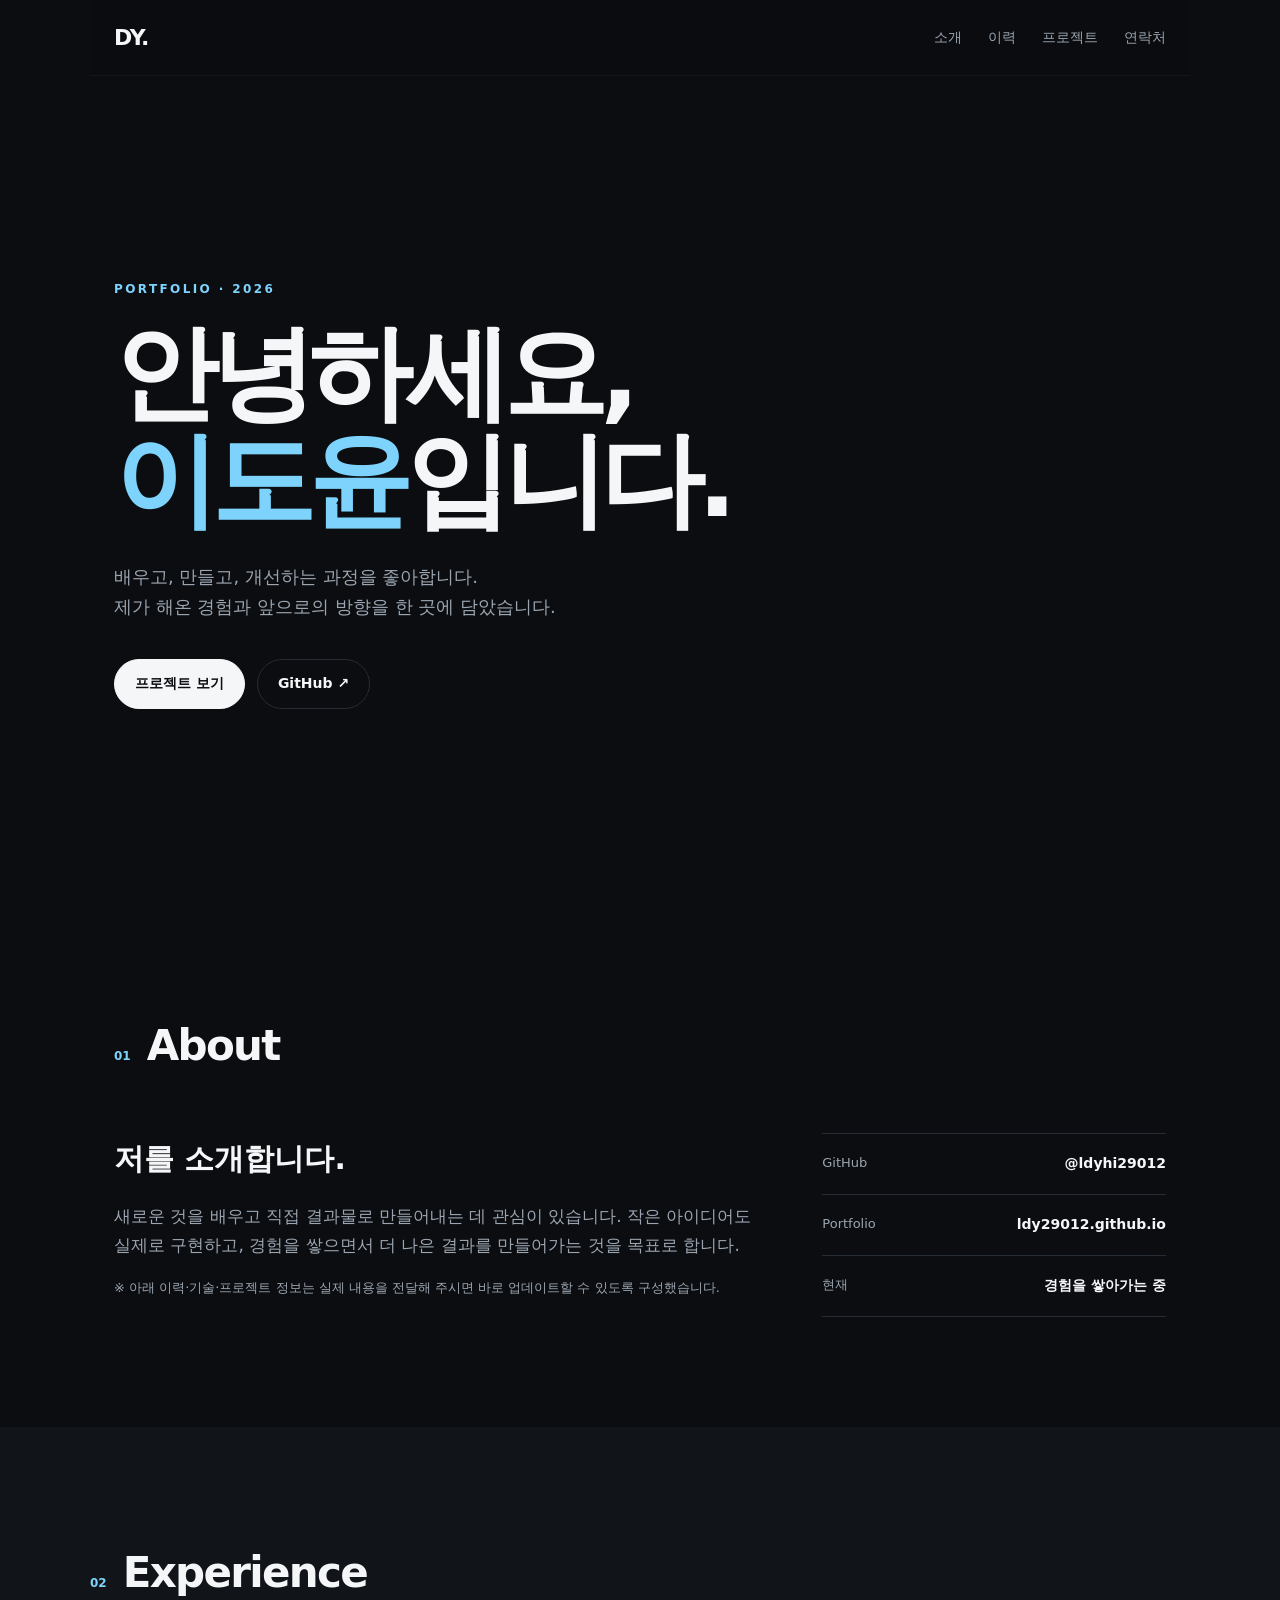
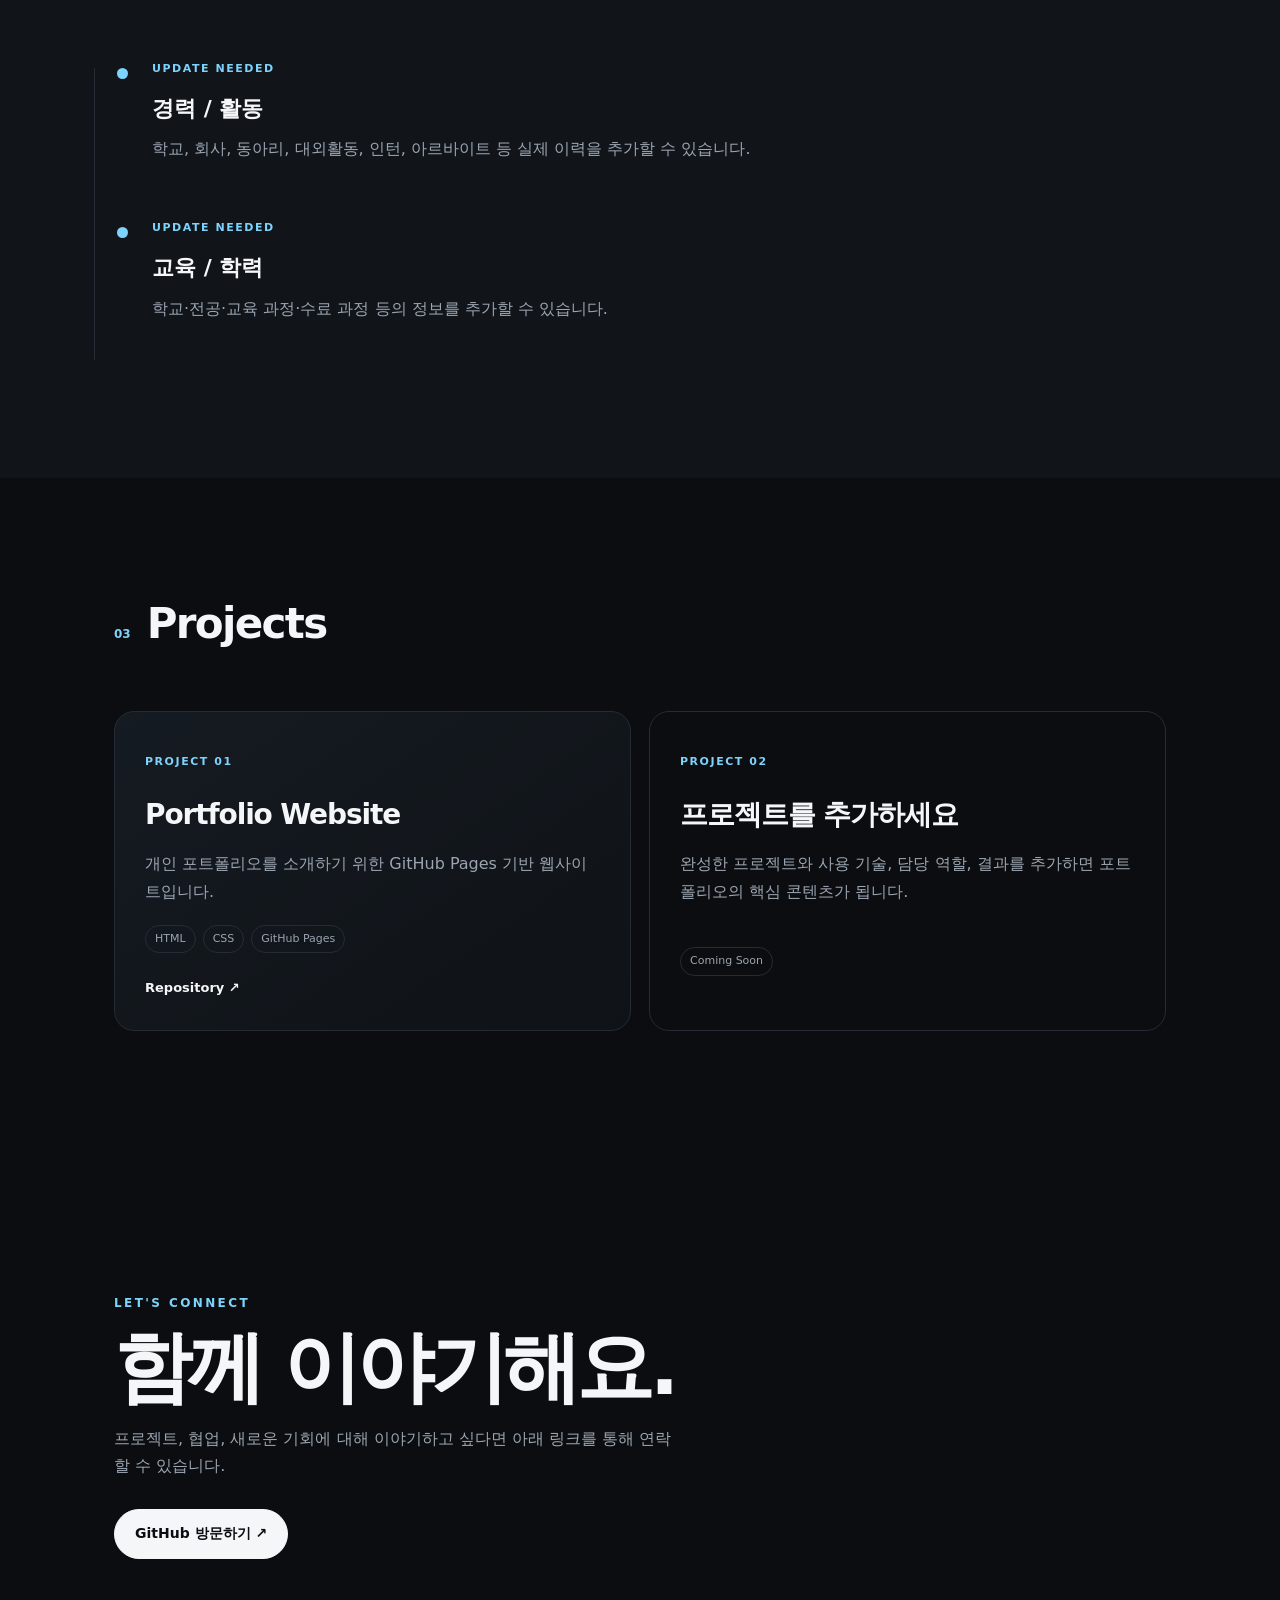
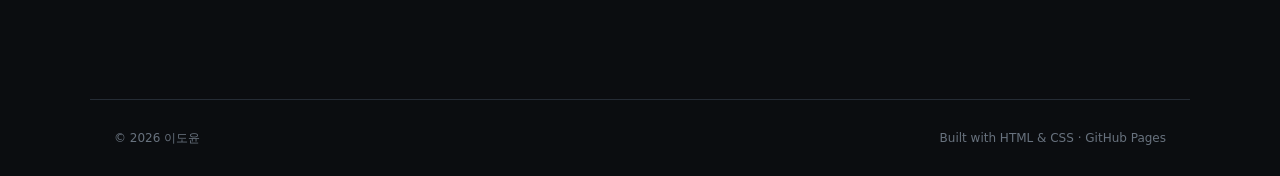
<file: index.html>
<!doctype html>
<html lang="ko">
<head>
  <meta charset="UTF-8">
  <meta name="viewport" content="width=device-width, initial-scale=1.0">
  <meta name="description" content="이도윤의 포트폴리오">
  <title>이도윤 | Portfolio</title>
  <link rel="stylesheet" href="style.css">
</head>
<body>
  <header class="nav">
    <a class="logo" href="#top">DY.</a>
    <nav>
      <a href="#about">소개</a>
      <a href="#experience">이력</a>
      <a href="#projects">프로젝트</a>
      <a href="#contact">연락처</a>
    </nav>
  </header>

  <main id="top">
    <section class="hero">
      <div class="hero-inner">
        <p class="eyebrow">PORTFOLIO · 2026</p>
        <h1>안녕하세요,<br><span>이도윤</span>입니다.</h1>
        <p class="lead">배우고, 만들고, 개선하는 과정을 좋아합니다.<br>제가 해온 경험과 앞으로의 방향을 한 곳에 담았습니다.</p>
        <div class="actions">
          <a class="button primary" href="#projects">프로젝트 보기</a>
          <a class="button" href="https://github.com/ldyhi29012" target="_blank" rel="noreferrer">GitHub ↗</a>
        </div>
      </div>
    </section>

    <section id="about" class="section">
      <div class="section-title"><span>01</span><h2>About</h2></div>
      <div class="about-grid">
        <div>
          <h3>저를 소개합니다.</h3>
          <p>새로운 것을 배우고 직접 결과물로 만들어내는 데 관심이 있습니다. 작은 아이디어도 실제로 구현하고, 경험을 쌓으면서 더 나은 결과를 만들어가는 것을 목표로 합니다.</p>
          <p class="muted">※ 아래 이력·기술·프로젝트 정보는 실제 내용을 전달해 주시면 바로 업데이트할 수 있도록 구성했습니다.</p>
        </div>
        <div class="info-card">
          <div><span>GitHub</span><strong>@ldyhi29012</strong></div>
          <div><span>Portfolio</span><strong>ldy29012.github.io</strong></div>
          <div><span>현재</span><strong>경험을 쌓아가는 중</strong></div>
        </div>
      </div>
    </section>

    <section id="experience" class="section alt">
      <div class="section-title"><span>02</span><h2>Experience</h2></div>
      <div class="timeline">
        <article class="timeline-item">
          <div class="dot"></div>
          <div>
            <p class="period">UPDATE NEEDED</p>
            <h3>경력 / 활동</h3>
            <p>학교, 회사, 동아리, 대외활동, 인턴, 아르바이트 등 실제 이력을 추가할 수 있습니다.</p>
          </div>
        </article>
        <article class="timeline-item">
          <div class="dot"></div>
          <div>
            <p class="period">UPDATE NEEDED</p>
            <h3>교육 / 학력</h3>
            <p>학교·전공·교육 과정·수료 과정 등의 정보를 추가할 수 있습니다.</p>
          </div>
        </article>
      </div>
    </section>

    <section id="projects" class="section">
      <div class="section-title"><span>03</span><h2>Projects</h2></div>
      <div class="project-grid">
        <article class="project-card featured">
          <p class="project-number">PROJECT 01</p>
          <h3>Portfolio Website</h3>
          <p>개인 포트폴리오를 소개하기 위한 GitHub Pages 기반 웹사이트입니다.</p>
          <div class="tags"><span>HTML</span><span>CSS</span><span>GitHub Pages</span></div>
          <a href="https://github.com/ldyhi29012/ldy29012.github.io" target="_blank" rel="noreferrer">Repository ↗</a>
        </article>
        <article class="project-card">
          <p class="project-number">PROJECT 02</p>
          <h3>프로젝트를 추가하세요</h3>
          <p>완성한 프로젝트와 사용 기술, 담당 역할, 결과를 추가하면 포트폴리오의 핵심 콘텐츠가 됩니다.</p>
          <div class="tags"><span>Coming Soon</span></div>
        </article>
      </div>
    </section>

    <section id="contact" class="section contact">
      <p class="eyebrow">LET'S CONNECT</p>
      <h2>함께 이야기해요.</h2>
      <p>프로젝트, 협업, 새로운 기회에 대해 이야기하고 싶다면 아래 링크를 통해 연락할 수 있습니다.</p>
      <a class="button primary" href="https://github.com/ldyhi29012" target="_blank" rel="noreferrer">GitHub 방문하기 ↗</a>
    </section>
  </main>

  <footer><span>© 2026 이도윤</span><span>Built with HTML & CSS · GitHub Pages</span></footer>
</body>
</html>
</file>
<file: style.css>
:root{--bg:#0b0d10;--surface:#11151a;--text:#f4f6f8;--muted:#9ba5b1;--line:#252c35;--accent:#7dd3fc;--max:1100px}
*{box-sizing:border-box}html{scroll-behavior:smooth}body{margin:0;background:var(--bg);color:var(--text);font-family:Inter,"Noto Sans KR",system-ui,-apple-system,BlinkMacSystemFont,"Segoe UI",sans-serif;line-height:1.7}
a{color:inherit;text-decoration:none}.nav{height:76px;display:flex;align-items:center;justify-content:space-between;max-width:var(--max);margin:auto;padding:0 24px;position:sticky;top:0;background:rgba(11,13,16,.82);backdrop-filter:blur(14px);z-index:10;border-bottom:1px solid rgba(255,255,255,.04)}
.logo{font-size:22px;font-weight:900;letter-spacing:-1px}.nav nav{display:flex;gap:26px;color:var(--muted);font-size:14px}.nav nav a:hover{color:var(--text)}
.hero{min-height:calc(100vh - 76px);display:flex;align-items:center;max-width:var(--max);margin:auto;padding:90px 24px}.hero-inner{max-width:820px}.eyebrow{font-size:12px;letter-spacing:.2em;color:var(--accent);font-weight:800}.hero h1{font-size:clamp(52px,9vw,104px);line-height:1.03;letter-spacing:-.065em;margin:20px 0 28px}.hero h1 span{color:var(--accent)}.lead{font-size:18px;color:var(--muted);margin:0 0 36px}.actions{display:flex;gap:12px;flex-wrap:wrap}.button{display:inline-flex;padding:12px 20px;border:1px solid var(--line);border-radius:999px;font-weight:700;font-size:14px;transition:.2s}.button:hover{transform:translateY(-2px);border-color:#52606d}.button.primary{background:var(--text);color:var(--bg);border-color:var(--text)}
.section{max-width:var(--max);margin:auto;padding:110px 24px}.section.alt{max-width:none;background:var(--surface)}.section.alt>*{max-width:var(--max);margin-left:auto;margin-right:auto}.section-title{display:flex;gap:16px;align-items:baseline;margin-bottom:52px}.section-title span{font-size:12px;color:var(--accent);font-weight:800}.section-title h2{font-size:42px;letter-spacing:-.04em;margin:0}
.about-grid{display:grid;grid-template-columns:1.3fr .7fr;gap:70px}.about-grid h3{font-size:30px;margin:0 0 18px}.about-grid p{color:var(--muted);font-size:17px}.muted{font-size:13px!important}.info-card{border-top:1px solid var(--line)}.info-card div{padding:18px 0;border-bottom:1px solid var(--line);display:flex;justify-content:space-between;gap:20px}.info-card span{color:var(--muted);font-size:13px}.info-card strong{font-size:14px;text-align:right}
.timeline{position:relative;padding-left:28px}.timeline:before{content:"";position:absolute;left:4px;top:8px;bottom:8px;width:1px;background:var(--line)}.timeline-item{position:relative;padding:0 0 46px 34px}.dot{position:absolute;left:-1px;top:8px;width:11px;height:11px;border-radius:50%;background:var(--accent);box-shadow:0 0 0 5px var(--surface)}.period,.project-number{font-size:11px;letter-spacing:.14em;color:var(--accent);font-weight:800}.timeline h3{margin:8px 0;font-size:22px}.timeline p:last-child{color:var(--muted);margin:0}
.project-grid{display:grid;grid-template-columns:repeat(2,1fr);gap:18px}.project-card{border:1px solid var(--line);border-radius:20px;padding:30px;min-height:300px;display:flex;flex-direction:column;align-items:flex-start;transition:.2s}.project-card:hover{transform:translateY(-4px);border-color:#52606d}.project-card.featured{background:linear-gradient(145deg,#151b22,#0f1216)}.project-card h3{font-size:28px;letter-spacing:-.04em;margin:8px 0 12px}.project-card p:not(.project-number){color:var(--muted);margin:0 0 20px}.tags{display:flex;gap:7px;flex-wrap:wrap;margin-top:auto;margin-bottom:24px}.tags span{border:1px solid var(--line);border-radius:999px;padding:4px 9px;font-size:11px;color:var(--muted)}.project-card>a{font-size:13px;font-weight:800}
.contact{padding-top:140px;padding-bottom:140px}.contact h2{font-size:clamp(42px,7vw,78px);line-height:1.05;letter-spacing:-.06em;margin:14px 0}.contact>p:not(.eyebrow){color:var(--muted);max-width:560px;margin-bottom:30px}footer{border-top:1px solid var(--line);max-width:var(--max);margin:auto;padding:28px 24px;display:flex;justify-content:space-between;gap:20px;color:#68727e;font-size:12px}
@media(max-width:700px){.nav nav{gap:12px;font-size:12px}.nav nav a:nth-child(3){display:none}.hero{padding-top:70px}.about-grid,.project-grid{grid-template-columns:1fr}.section{padding:80px 20px}.section-title{margin-bottom:35px}.section-title h2{font-size:34px}.about-grid{gap:35px}.project-card{min-height:270px}footer{flex-direction:column}}
</file>
